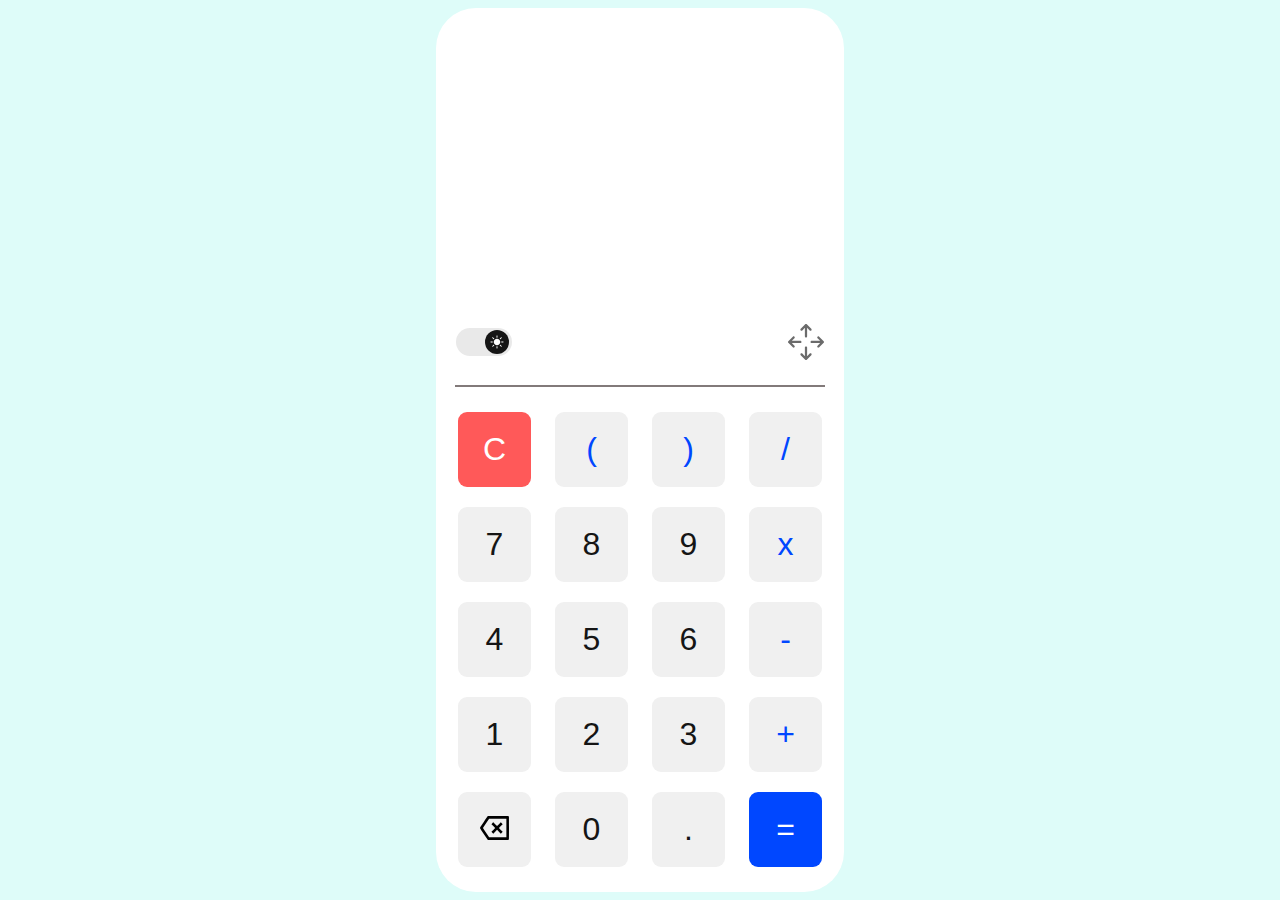
<file: Project_2/index.html>
<!DOCTYPE html>
<html lang="en">

<head>
    <meta charset="UTF-8">
    <meta http-equiv="X-UA-Compatible" content="IE=edge">
    <meta name="viewport" content="width=device-width, initial-scale=1.0">
    <link rel="shortcut icon" href="./images/ficon.webp" type="image/x-icon">
    <link rel="stylesheet" href="style.css">
    <title>Calculator</title>
</head>

<body>
    <div class="container" id="calculator">
        <form action="" class="cal" name="cal">
            <div class="res">
                <input type="text" id="text" readonly class="text" name="text">
                <input type="text" id="result" readonly class="result" name="result">
            </div>
        </form>
        <div class="flx">
            <img onclick="makeDark()" id="img" alt="light to dark" class="switch button">
            <img id="calculatormove" class="calculatormove" src="./images//move.svg">
        </div>
        <hr class="hr">
        <div class="row">
            <button class="num clear" name="clear" onclick="cal.text.value='',cal.result.value=''">C</button>
            <button class="num blue" name="num" onclick="cal.text.value+='('">(</button>
            <button class="num blue" name="num" onclick="cal.text.value+=')'">)</button>
            <button class="num mr blue" name="num" onclick="cal.text.value+='/'">/</button>
        </div>

        <div class="row">
            <button class="num" name="num" onclick="cal.text.value+=7">7</button>
            <button class="num" name="num" onclick="cal.text.value+=8">8</button>
            <button class="num" name="num" onclick="cal.text.value+=9">9</button>
            <button class="num mr blue" name="num" onclick="cal.text.value+='*'">x</button>
        </div>

        <div class="row">
            <button class="num" name="num" onclick="cal.text.value+=4">4</button>
            <button class="num" name="num" onclick="cal.text.value+=5">5</button>
            <button class="num" name="num" onclick="cal.text.value+=6">6</button>
            <button class="num mr blue" name="num" onclick="cal.text.value+='-'">-</button>
        </div>

        <div class="row">
            <button class="num" name="num" onclick="cal.text.value+=1">1</button>
            <button class="num" name="num" onclick="cal.text.value+=2">2</button>
            <button class="num" name="num" onclick="cal.text.value+=3">3</button>
            <button class="num mr blue" name="num" onclick="cal.text.value+='+'">+</button>
        </div>

        <div class="row">
            <button class="num" name="num" onclick="erase()"><img id="clear" src="./images/clear.svg" class="clr"></button>
            <button class="num" name="num" onclick="cal.text.value+=0">0</button>
            <button class="num" name="num" onclick="cal.text.value+='.'">.</button>
            <button class="num mr equal" name="equal" onclick="calculate()">=</button>
        </div>
    </div>
    <script src="./index.js"></script>

</body>

</html>
</file>
<file: Project_2/style.css>
:root {
    --bg: #DEFCF9;  
    --con_bg: #FFFFFF;
    --btn_bg: #F0F0F0;
    --equal_bg: #0047FF;
    --text_color: #151515;
    --Cbtn_bg: #FF5959;
    --img_Url: url("./images/light_icon.svg");
}

*,
.div {
    margin: 0;
    padding: 0;
}

body {
    height: 100vh;
    background-color: var(--bg);
    display: flex;
    align-items: center;
    justify-content: center;
}


.flx {
    margin-top: 3.5rem;
    width: 100%;
    display: flex;
    justify-content: space-between;
}

.switch {
    width: 3.5rem;
    align-self: flex-start;
    content: var(--img_Url);
    align-self: center;
}

.calculatormove {
    cursor: grab;
}

.calculatormove:active {
    cursor: grabbing;
}

.container {
    position: absolute;
    background-color: var(--con_bg);
    width: 23rem;
    height: 52.75rem;
    border-radius: 2.5rem;
    padding: 1.25rem;

    display: flex;
    flex-direction: column;
    align-items: center;
}

.res {
    display: flex;
    flex-direction: column;
    margin-top: 4rem;
}

.text {
    border: 0;
    width: 24rem;
    height: 2rem;
    color: var(--text_color);
    text-align: right;
    font-size: 2rem;
    background-color: var(--con_bg);
}

.result {
    border: 0;
    width: 24rem;
    height: 4rem;
    margin-top: 5rem;
    color: var(--equal_bg);
    text-align: right;
    font-size: 3.5rem;
    background-color: var(--con_bg);

}



.switch:hover {
    cursor: pointer;
}


.hr {
    width: 100%;
    height: 0;
    border: 1px solid #827A7A;
    margin-top: 1.563rem;
    margin-bottom: 0.313rem;
}

.row {
    border-radius: 0.563rem;
    margin-top: 1.25rem;
    justify-content: space-between;
}

.num {
    border-radius: 0.563rem;
    width: 4.563rem;
    height: 4.688rem;
    font-size: 2rem;
    margin-right: 1.25rem;
    border: 0;
    background-color: var(--btn_bg);
    color: var(--text_color);
}

.clr{
    height: 1.5rem;
    background-color: transparent;
}   
.clr:hover{
    filter: invert(48%) sepia(79%) saturate(2476%) hue-rotate(86deg) brightness(118%) contrast(119%);
}

.mr {
    margin-right: 0;
}

.clear {
    background-color: var(--Cbtn_bg);
    color: var(--con_bg);
}

.blue {
    color: var(--equal_bg);
}

.equal {
    background-color: var(--equal_bg);
    color: var(--con_bg);
}

.num:hover {
    box-shadow: 4px 4px 4px rgba(0, 0, 0, 0.25);
    cursor: pointer;
}
</file>
